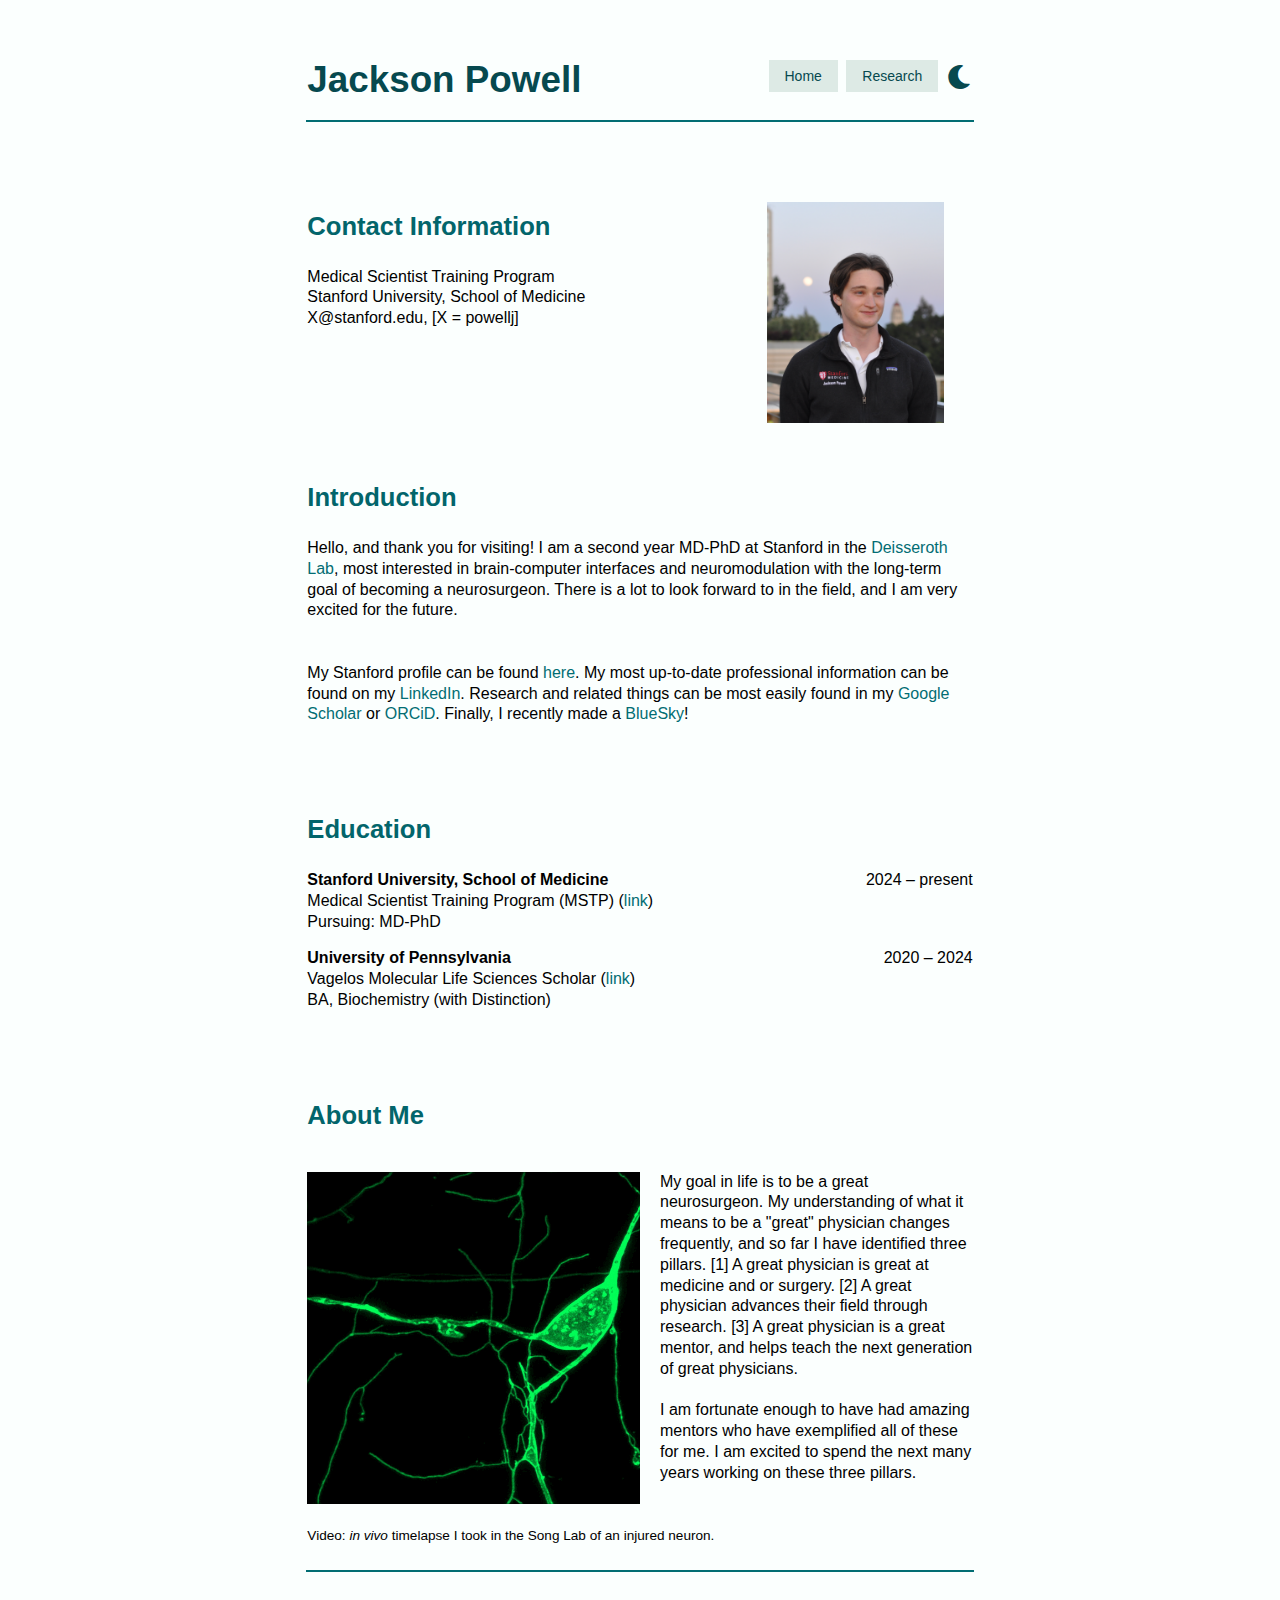
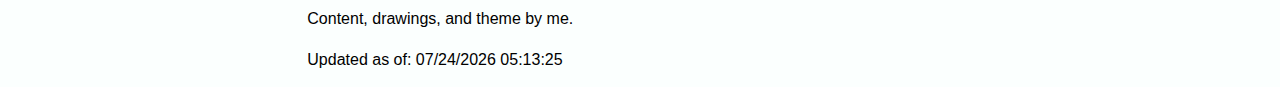
<file: index.html>
<!DOCTYPE html>
<html lang="en">
<head>
  <meta charset="utf-8" />
  <meta name="viewport" content="width=device-width, initial-scale=1" />
  <meta name="google-site-verification" content="gNXAtAbnqks_nyrf6sbN5Ev-ksXTiUeZJ7MlcFhuWR4" />
  <title>Jackson Powell</title>

  <!-- Structure first, then color theme -->
  <link rel="stylesheet" href="jacksonstyle_structure.css" />
  <link rel="stylesheet" href="jacksonstyle_blue.css?v=2" />
  <link rel="stylesheet" href="mobile-overrides.css?v=7" />


  <link rel="icon" type="image/png" href="/images/icon/favicon-96x96.png" sizes="96x96" />
  <link rel="icon" type="image/svg+xml" href="/images/icon/favicon.svg" />
  <link rel="shortcut icon" href="/images/icon/favicon.ico" />
  <link rel="shortcut icon" href="favicon.ico" />
  <link rel="apple-touch-icon" sizes="180x180" href="/images/icon/apple-touch-icon.png" />
  <meta name="apple-mobile-web-app-title" content="JacksonPowell" />
  <link rel="manifest" href="/images/icon/site.webmanifest" />

  <script type="application/ld+json">
  {
    "@context": "https://schema.org",
    "@type": "Person",
    "name": "Jackson Powell",
    "image": "https://powellj24.github.io/images/jacksonpfpv2.png",
    "url": "https://powellj24.github.io/",
    "affiliation": {
      "@type": "CollegeOrUniversity",
      "name": "Stanford University"
    },
    "knowsAbout": ["Brain-computer interfaces", "Neuromodulation", "Neurosurgery", "Autism"],
    "alumniOf": "University of Pennsylvania",
    "sameAs": [
      "https://profiles.stanford.edu/jacksonpowell",
      "https://www.linkedin.com/in/jackson-powell-a6a20530b/",
      "https://scholar.google.com/citations?user=H215bOEAAAAJ",
      "https://orcid.org/0000-0003-4302-1306",
      "https://dlab.stanford.edu/people/jackson-powell",
      "https://www.research.chop.edu/people/jackson-powell"
    ]
  }
  </script>

  <!-- Icons -->
  <link rel="stylesheet" href="https://use.fontawesome.com/releases/v5.0.7/css/all.css" />

  <!-- Theme toggle (persists across pages) -->
  <script src="toggle_dark.js" defer></script>

  <meta property="og:image" content="https://powellj24.github.io/images/jacksonpfpv2.png" />
  <meta property="og:type" content="profile" />
  <meta property="og:title" content="Jackson Powell" />
  <meta property="og:description" content="MD-PhD student at Stanford interested in brain-computer interfaces and neuromodulation." />

  <meta name="robots" content="max-image-preview:large">

  <meta name="twitter:card" content="summary" />
  <meta name="twitter:image" content="https://powellj24.github.io/images/jacksonpfpv2.png" />

  <!-- In <head> of index.html -->
  <meta name="description" content="Jackson Powell is an MD-PhD student at Stanford in the Deisseroth lab focused on brain-computer interfaces, neuromodulation, and neurosurgery." />


</head>
<body>
  <div>
    <p><br /></p>

    <p class="type1">
      <span class="bigname"><b>Jackson Powell </b></span>

      <span style="float:right;">
        <a href="https://powellj24.github.io/"><button class="button" type="button">Home</button></a>
        <a href="research.html"><button class="button" type="button">Research</button></a>
        <i id="theme-btn" class="fas fa-moon" style="margin:7px 2px;"></i>
      </span>
    </p>

    <hr width="94%" size="2" color="#026d73" noshade />

    <p><br /><br /></p>

    <p>
      <img src="images/jacksonpfpv2.png" alt="jacksonpfpv2" style="float:right;width:25%;height:auto" hspace="50" />
    </p>

    <h2 id="contact-information">Contact Information</h2>

    <p class="type2" data-nosnippet>
      Medical Scientist Training Program
      <br />Stanford University, School of Medicine
      <br />X@stanford.edu, [X = powellj]
      <br />
    </p>

    <p><br /><br /></p>
    <p><br /><br /></p>

    <h2 id="introduction">Introduction</h2>

    <p class="type1">
      Hello, and thank you for visiting! I am a second year MD-PhD at Stanford in the
      <a href="https://dlab.stanford.edu/" target="_blank">Deisseroth Lab</a>, most interested in
      brain-computer interfaces and neuromodulation with the long-term goal of becoming a neurosurgeon. There
      is a lot to look forward to in the field, and I am very excited for the future.
      <br /><br /><br />
      My Stanford profile can be found
      <a href="https://profiles.stanford.edu/347043" target="_blank">here</a>. My most up-to-date professional
      information can be found on my
      <a href="https://www.linkedin.com/in/jackson-powell-a6a20530b/" target="_blank">LinkedIn</a>. Research and
      related things can be most easily found in my
      <a href="https://scholar.google.com/citations?user=H215bOEAAAAJ&hl=en" target="_blank">Google Scholar</a>
      or <a href="https://orcid.org/0000-0003-4302-1306" target="_blank">ORCiD</a>. Finally, I recently made a
      <a href="https://bsky.app/profile/powellj.bsky.social" target="_blank">BlueSky</a>!
    </p>

    <p><br /><br /></p>

    <h2 id="education">Education</h2>

    <p class="type1" style="text-align:left;">
      <b>Stanford University, School of Medicine</b>
      <span style="float:right;">2024 – present</span>
      <br />Medical Scientist Training Program (MSTP)
      (<a class="light-mode" href="https://med.stanford.edu/mstp.html" target="_blank">link</a>)
      <br />Pursuing: MD-PhD
    </p>

    <p class="type1" style="text-align:left;">
      <b>University of Pennsylvania</b>
      <span style="float:right;">2020 – 2024</span>
      <br />Vagelos Molecular Life Sciences Scholar
      (<a class="light-mode" href="https://vagelosmls.sas.upenn.edu/" target="_blank">link</a>)<br />
      BA, Biochemistry (with Distinction)
    </p>

    <p><br /><br /></p>

    <h2 id="brief-personal-statement">About Me</h2>

    <p class="type3">
      <img class="leftinlineimg" src="images/neuron-loop.gif" alt="neuron-gif" style="padding-right:20px;" />
      My goal in life is to be a great neurosurgeon. My understanding of what it means to be a "great"
      physician changes frequently, and so far I have identified three pillars. [1] A great physician is great
      at medicine and or surgery. [2] A great physician advances their field through research. [3] A great
      physician is a great mentor, and helps teach the next generation of great physicians.
      <br /><br />
      I am fortunate enough to have had amazing mentors who have exemplified all of these for me. I am excited
      to spend the next many years working on these three pillars.
      <br /><br /><br />
      <span style="font-size: 0.85em;">
        Video: <em>in vivo</em> timelapse I took in the Song Lab of an injured neuron.
      </span>
    </p>

    <hr width="94%" size="2" color="#026d73" noshade />

    <p class="type1">
      <br />Content, drawings, and theme by me.           
      <br />
      <br />Updated as of: <span id="demo"></span>
    </p>
  </div>

  <script>
    // keep your "last updated" helper
    (function updateFunction() {
      var x = document.lastModified;
      document.getElementById("demo").textContent = x;
    })();
  </script>
</body>
</html>
</file>
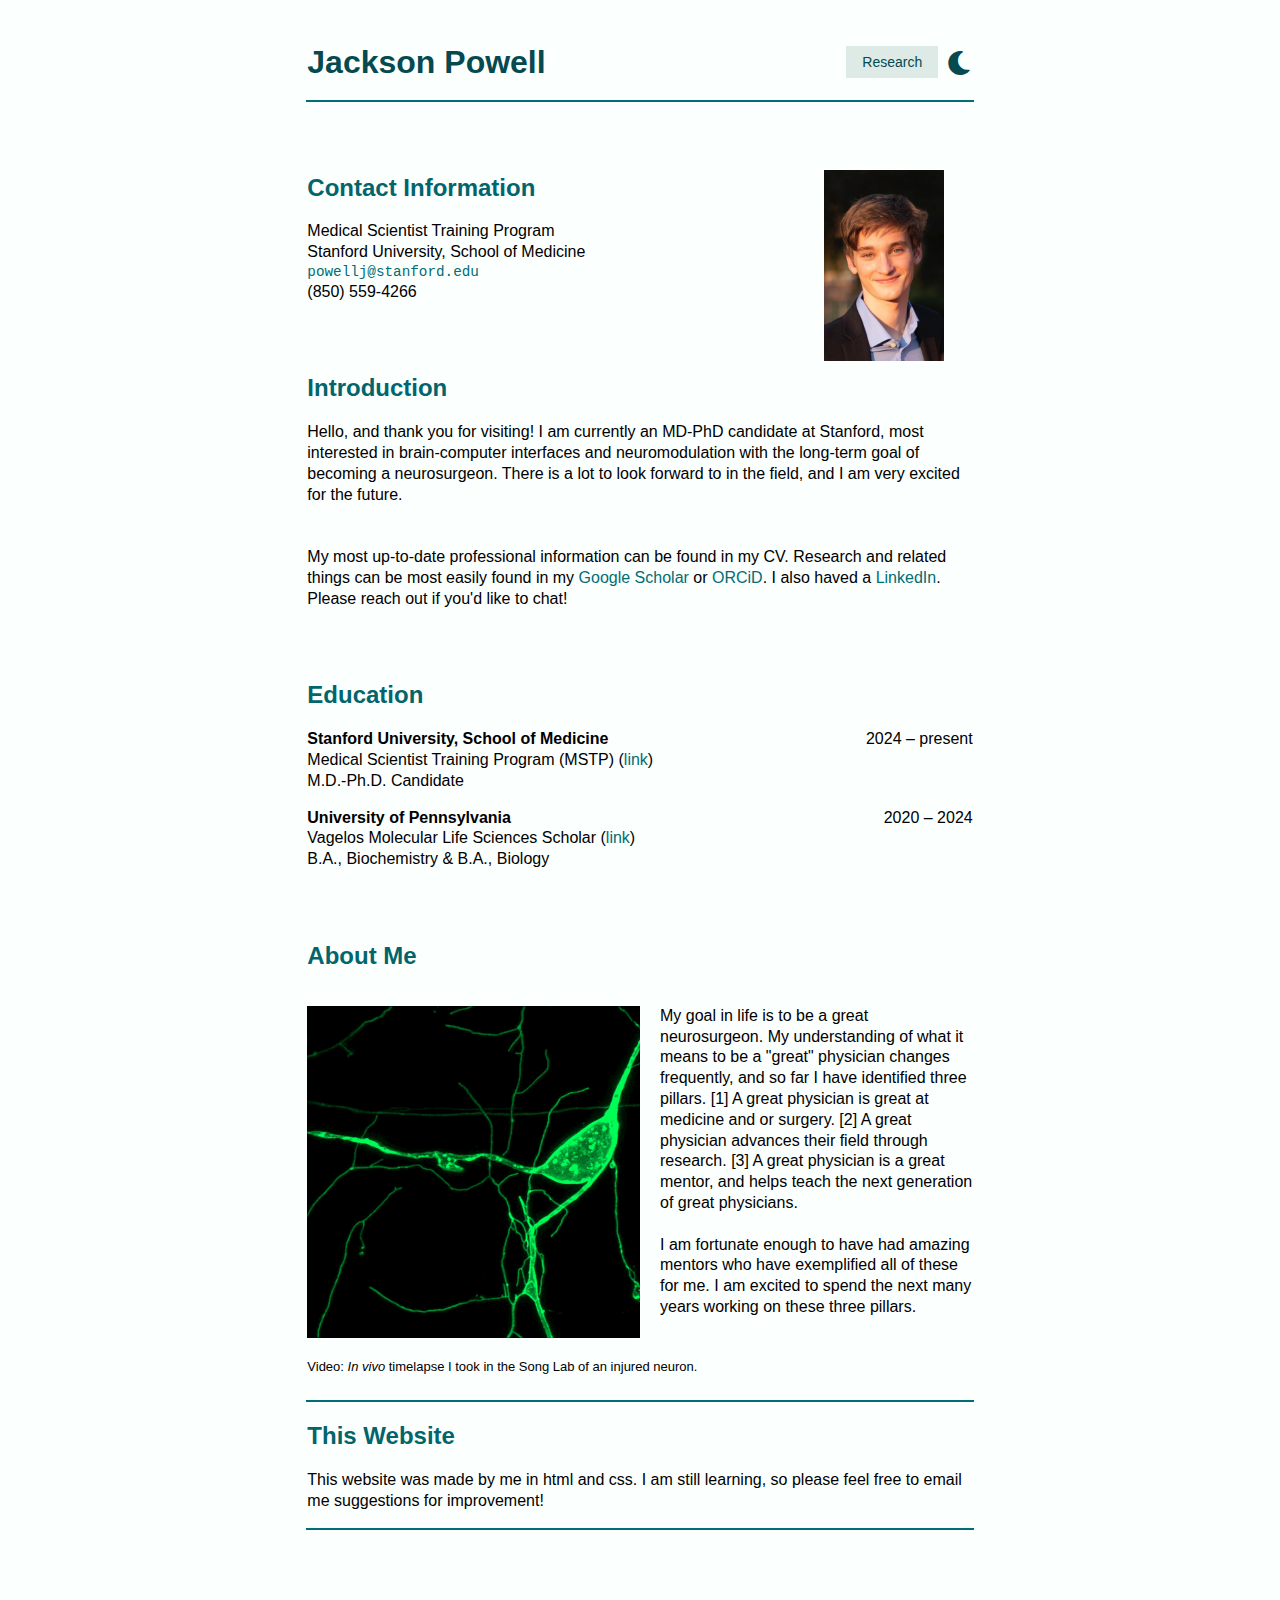
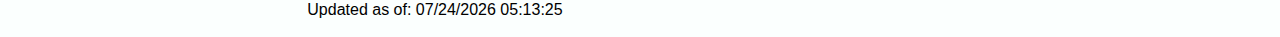
<file: main.html>
<div>
<link rel="stylesheet" href="jacksonstyle_structure.css">
<link rel="stylesheet" href="jacksonstyle_blue.css">
<link rel="stylesheet" href="https://use.fontawesome.com/releases/v5.0.7/css/all.css">

<p>
    <br>
</p>

<p class="type1">
<span class="bigname"><b>Jackson Powell </b></span>

    <span style="float:right;">
    <a href = "research.html" > <button class="button", type="button">Research</button> </a>
    
    <i style="margin: 7px 2px;" id="theme-btn" class="fas fa-moon" style='font-size:16px'></i>


    </span>
    
</p>

<!-- Idea from: -->
<!-- https://opensource.com/article/22/9/dark-theme-website -->
<script> 
    const themeBtn = document.getElementById("theme-btn");
    const darkTheme = document.querySelectorAll(".dark-theme");
    themeBtn.onclick = () => {
      themeBtn.classList.toggle("fa-sun");
      if (themeBtn.classList.contains("fa-sun")) {
        document.body.classList.add("changeTheme");
        for (const theme of darkTheme) {
        }
      } else {
        document.body.classList.remove("changeTheme");
        for (const theme of darkTheme) {
        }
      }
    }
  </script>

<p></p>


<hr width="94%" size="2" color=#026d73 noshade>


<script>
document
  .querySelector("#dark-mode-toggle")
  .addEventListener('click', () => {
     document.body.classList.toggle("latex-dark");
  });
</script>

<p>
    <br>
    <br>
</p>


<p>
    <img src="images/jacksonpfp.jpg" alt="jacksonpfp"   style="float:right;width: 17%;height: auto" hspace="50px">
</p>

<h2 id="contact-information">Contact Information</h3>

<p class="type2">
Medical Scientist Training Program
<br>  Stanford University, School of Medicine
<br> <a href="mailto:powellj@stanford.edu"><code><span style="font-size:110%">powellj@stanford.edu</span></code></a> 
<br> (850) 559-4266
<br> 
</p>

<p>
    <br>
    <br>
</p>

<h2 id="introduction">Introduction</h3>

<p class="type1">
Hello, and thank you for visiting! I am currently an MD-PhD candidate at Stanford, most interested in 
brain-computer interfaces and neuromodulation with the long-term goal of becoming a neurosurgeon. There
is a lot to look forward to in the field, and I am very excited for the future. 
<br> 
<br>
<br> My most up-to-date professional information can be found in my 
CV. Research and related things can be most easily found in my <a href="https://scholar.google.com/citations?user=H215bOEAAAAJ&hl=en">Google Scholar</a>
 or <a class="light-mode", href="https://orcid.org/0000-0003-4302-1306">ORCiD</a>. 
 I also haved a <a class="light-mode", href="https://www.linkedin.com/in/jackson-powell-a6a20530b/">LinkedIn</a>. Please reach out if you'd like to chat!
</p>


<p>
    <br>
    <br>
</p>



<h2 id="education">Education</h2>

    <p class="type1", style="text-align:left;">

    <b> Stanford University, School of Medicine </b>
    <span style="float:right;"> 2024 – present </span>

<br> Medical Scientist Training Program (MSTP) (<a class="light-mode", href="https://med.stanford.edu/mstp.html">link</a>) 
<br> M.D.-Ph.D. Candidate
</p>


<p class="type1", style="text-align:left;">
    <b> University of Pennsylvania </b>
    <span style="float:right;"> 2020 – 2024 </span>
<br>Vagelos Molecular Life Sciences Scholar (<a class="light-mode", href="https://vagelosmls.sas.upenn.edu/">link</a>)<br/>
B.A., Biochemistry &amp; B.A., Biology 

<p>
    <br>
    <br>
</p>

<h2 id="brief-personal-statement">About Me</h3>

<p class="type3">

<img class="leftinlineimg" src="images/neuron-loop.gif" alt="neuron-gif" style="padding-right:20px;">

My goal in life is to be a great neurosurgeon. My understanding of what it means to be a "great"
physician changes frequently, and so far I have identified three  pillars. [1] A great
physician is great at medicine and or surgery. [2] A great physician advances their field
through research. [3] A great physician is a great mentor, and helps teach the next generation 
of great physicians.
<br>
<br> I am fortunate enough to have had amazing mentors who have exemplified all of these for me. 
I am excited to spend the next many years working on these three pillars. 
 
<br>
<br>
<br>
<font size="2"> 
Video: <em>In vivo</em> timelapse I took in the Song Lab of an injured neuron. 
</font>
</p>

    
    
<hr width="94%" size="2" color=#026d73 noshade>

<h2 id="this-website">This Website</h3>

<p class="type1">
This website was made by me in html and css. I am still learning, so please feel free to email me suggestions for improvement! 
</p>



<hr width="94%" size="2" color=#026d73 noshade>

<p>
    <br>
</p>

<p class="type1">

    <body onload="updateFunction()">
        <br>Updated as of: <span id="demo"></span>
        
        <script>
          function updateFunction() {
            var x = document.lastModified;
            document.getElementById("demo").innerHTML = x;
          }
        </script>
    
    </p>

</div>
</file>
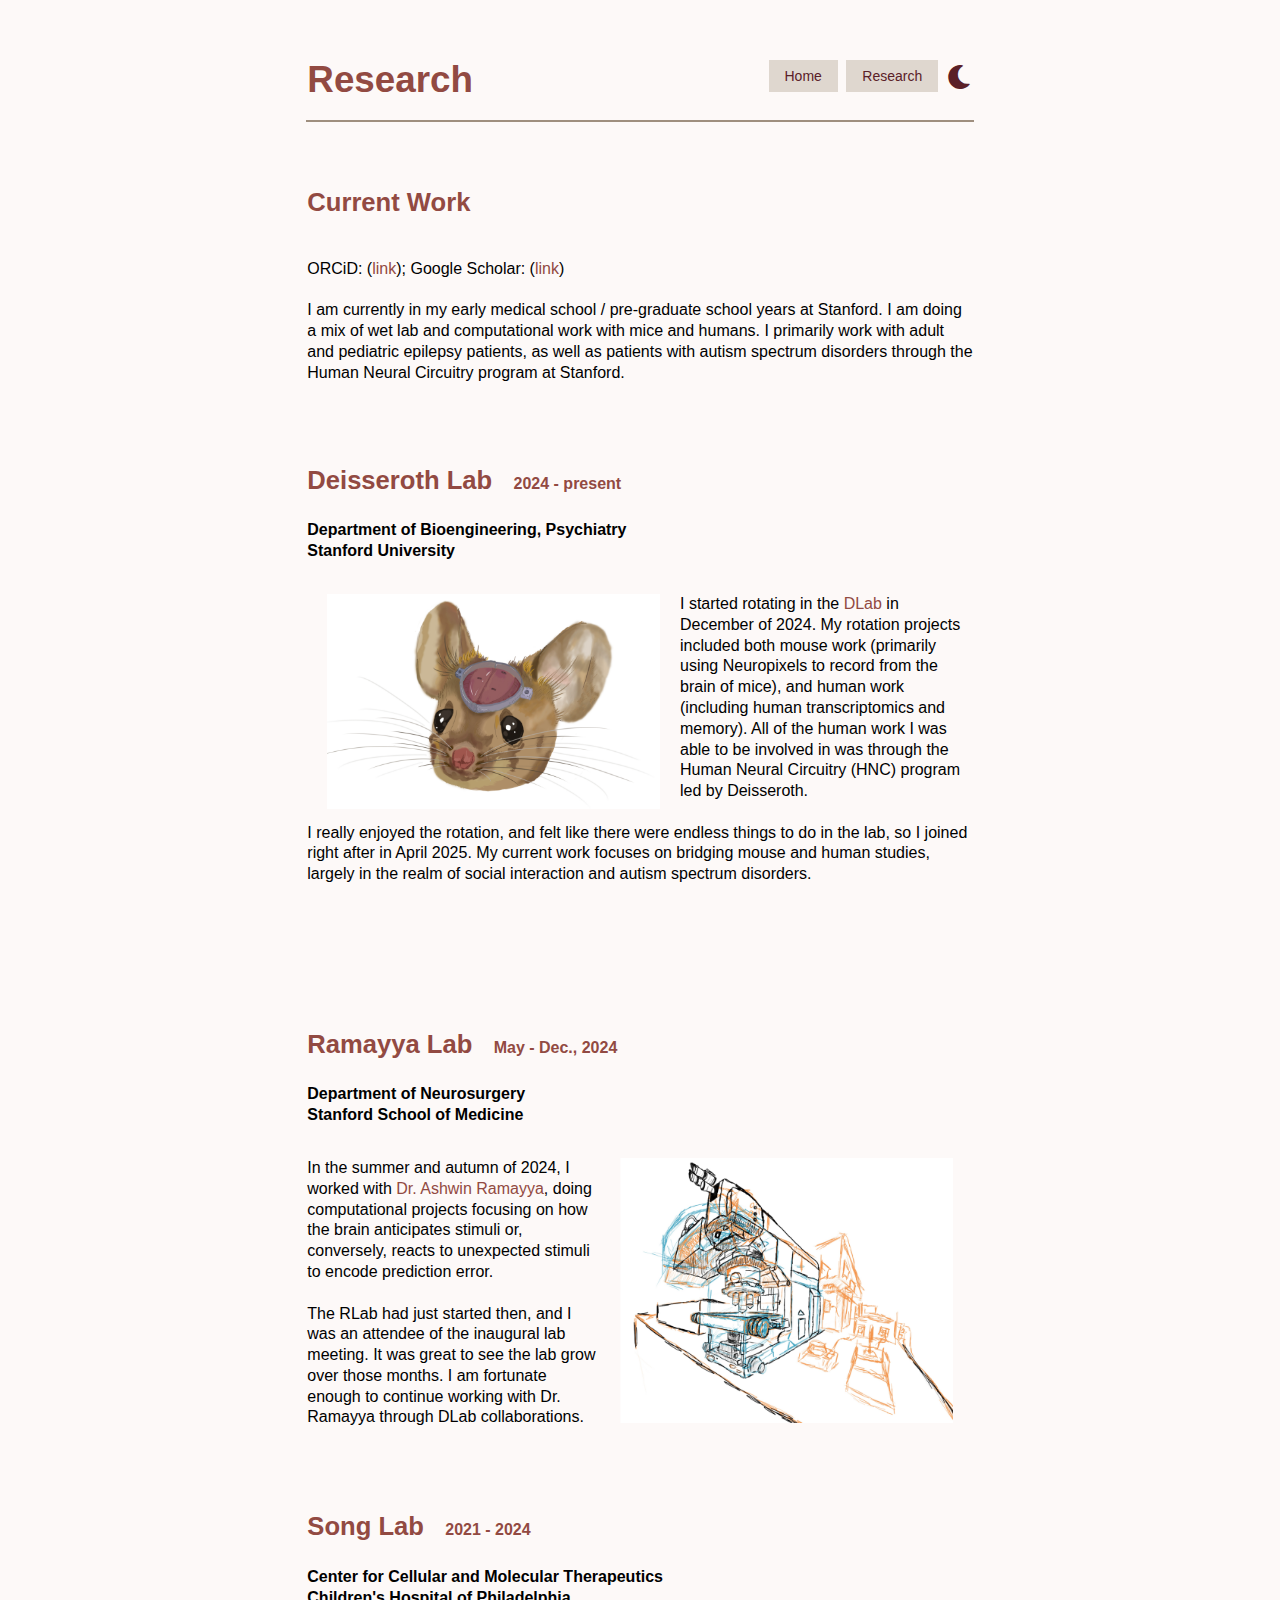
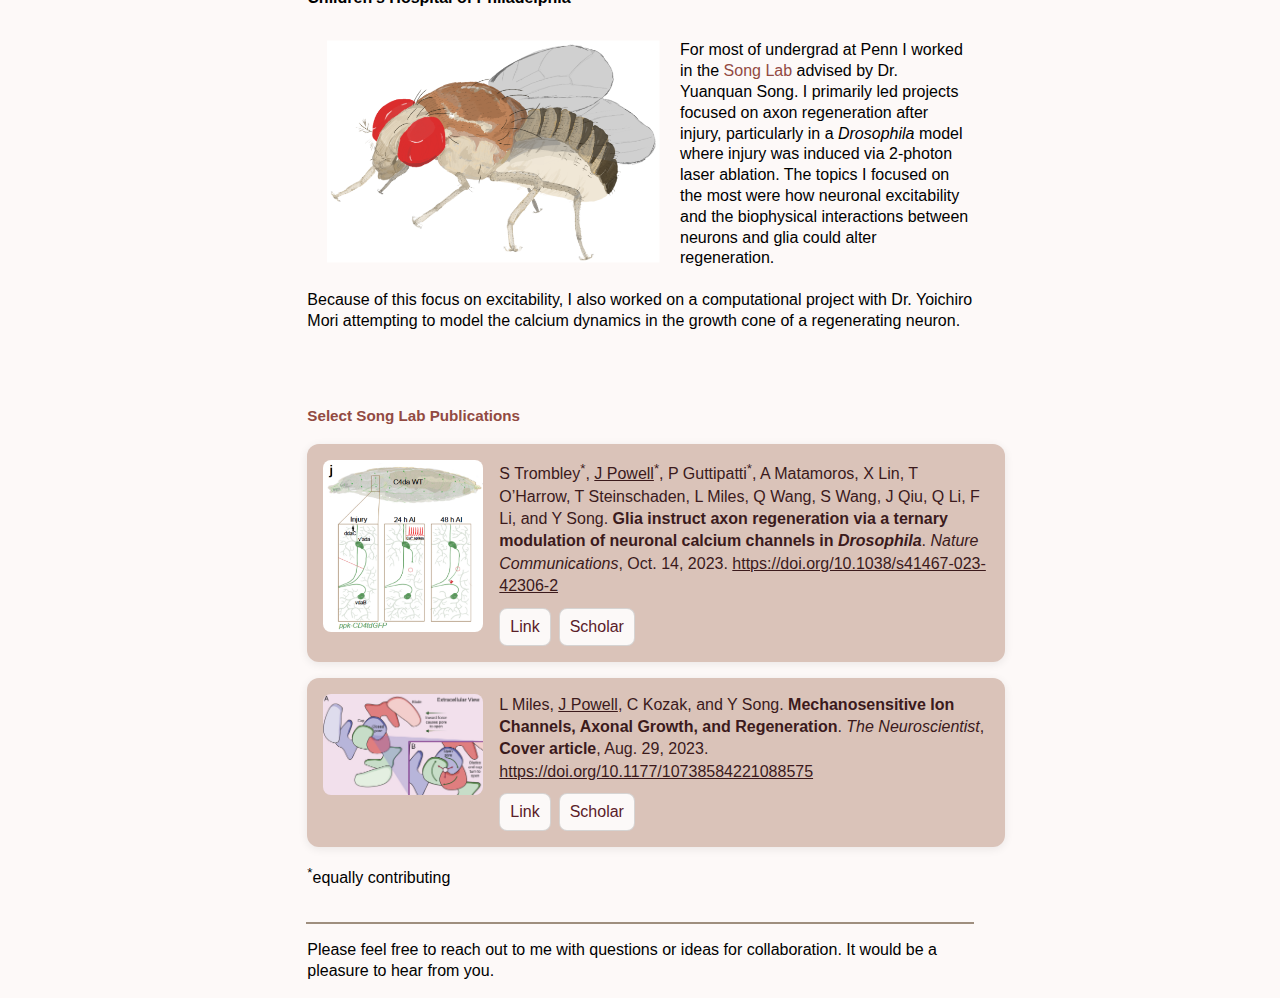
<file: research.html>
<!DOCTYPE html>
<html lang="en">
<head>
  <meta charset="utf-8" />
  <meta name="viewport" content="width=device-width, initial-scale=1" />
  <title>Research — Jackson Powell</title>

  <link rel="stylesheet" href="jacksonstyle_structure.css" />
  <link rel="stylesheet" href="jacksonstyle_red.css?v=2" />
  <link rel="stylesheet" href="https://use.fontawesome.com/releases/v5.0.7/css/all.css" />
  <link rel="stylesheet" href="mobile-overrides.css?v=7" />


  <meta name="description" content="Jackson Powell is in the Deisseroth lab researching autism spectrum disorders, memory, and social interaction." />

  <script src="toggle_dark.js" defer></script>
</head>
<body>
  <div class="resume">
    <p><br /></p>

    <p class="type1">
      <span class="bigname"><b><a href="https://powellj24.github.io/" style="text-decoration:none">Research</a></b></span>

      <span style="float:right;">
        <a href="https://powellj24.github.io/"><button class="button" type="button">Home</button></a>
        <a href="research.html"><button class="button" type="button">Research</button></a>
        <i id="theme-btn" class="fas fa-moon" style="margin:7px 2px;"></i>
      </span>
    </p>

    <hr width="94%" size="2" color="#9f8f7f" noshade />

    <p><br /></p>

    <h2 id="current-work">Current Work</h2>
    
    <p class="type3">
      ORCiD: (<span style="color: stanred"><a href="https://orcid.org/0000-0003-4302-1306" target="_blank">link</a></span>);
      Google Scholar: (<span style="color: stanred"><a href="https://scholar.google.com/citations?user=H215bOEAAAAJ&amp;hl=en" target="_blank">link</a></span>)
      <br /><br />
      I am currently in my early medical school / pre-graduate school years at Stanford. I am doing a mix of
      wet lab and computational work with mice and humans. I primarily work with adult and pediatric epilepsy patients, 
      as well as patients with autism spectrum disorders through the Human Neural Circuitry program at Stanford. 
      <br />
    </p>

    <p><br /></p>

    <h2 id="Deisseroth-Lab">Deisseroth Lab &nbsp;&nbsp;<font size="3">2024 - present</font></h2>

    <p class="type2">
      <b>Department of Bioengineering, Psychiatry</b>
      <br /><b>Stanford University</b>
    </p>

    <p class="type3">
      <img class="leftinlineimg" src="images/mouse_brain_window2.jpg" alt="mouse_drawing" style="padding-right:20px;padding-left:20px" />
      I started rotating in the
      <a href="https://web.stanford.edu/group/dlab/index.html" target="_blank">DLab</a> in December of 2024. My rotation projects
      included both mouse work (primarily using Neuropixels to record from the brain of mice), and human 
      work (including human transcriptomics and memory). All of the human work I was able to 
      be involved in was through the Human Neural Circuitry (HNC) program led by Deisseroth. 
      <br />
      <br /> I really enjoyed the rotation, and felt like there were endless things to do in the lab, 
      so I joined right after in April 2025. My current work focuses on bridging mouse and human studies, 
      largely in the realm of social interaction and autism spectrum disorders. 
      <br /><br /><br />
      <!-- <span style="font-size:0.85em;">Mouse with headbar doodle by me.</span> -->
      <br />
    </p>

    <p><br /></p>

    <h2 id="Ramayya-Lab">Ramayya Lab &nbsp;&nbsp;<font size="3">May - Dec., 2024</font></h2>

    <p class="type2">
      <b>Department of Neurosurgery</b>
      <br /><b>Stanford School of Medicine</b>
    </p>

    <p class="type3">
      <img class="rightinlineimg" src="images/conf_drawing.png" alt="conf_drawing" style="padding-right:20px;padding-left:20px" />
      In the summer and autumn of 2024, I worked with
      <a href="https://med.stanford.edu/profiles/ashwin-ramayya" target="_blank">Dr. Ashwin Ramayya</a>, doing computational projects
      focusing on how the brain anticipates stimuli or, conversely, reacts to unexpected stimuli to encode prediction error.
      <br /><br />The RLab had just started then, and I was an attendee of the inaugural lab meeting. 
      It was great to see the lab grow over those months. I am fortunate enough to continue working with Dr. Ramayya through
      DLab collaborations. 
      <br /><br /><br />
      <!-- <span style="display:block; text-align:right; font-size:0.85em;">Confocal doodle by me.</span> -->
    </p>

    <h2 id="song-lab">Song Lab &nbsp;&nbsp;<font size="3">2021 - 2024</font></h2>

    <p class="type2">
      <b>Center for Cellular and Molecular Therapeutics</b>
      <br /><b>Children's Hospital of Philadelphia</b>
    </p>

    <p class="type3">
      <img class="leftinlineimg" src="images/fly_drawing.png" alt="fly_drawing" style="padding-right:20px;padding-left:20px" />
      For most of undergrad at Penn I worked in the
      <a href="https://www.med.upenn.edu/song-lab/" target="_blank">Song Lab</a> advised by Dr. Yuanquan Song</a>. I primarily led
      projects focused on axon regeneration after injury, particularly in a <i>Drosophila</i> model where injury was induced
      via 2-photon laser ablation. The topics I focused on the most were how neuronal excitability and the biophysical interactions
      between neurons and glia could alter regeneration. 
      <br />
      <br /> Because of this focus on excitability, I also worked on a computational project with Dr. Yoichiro Mori attempting to 
      model the calcium dynamics in the growth cone of a regenerating neuron. 
      <br /><br /><br />
      <!-- <span style="font-size:0.85em;">Fly doodle by me.</span> -->
    </p>

    <section id="publications">
      <p class="type1">
      <h3>Select Song Lab Publications</h3>
      </p>
      <div class="pub-grid">
        <!-- Publication card -->
        <article class="pub-card">
          <a class="pub-thumb" href="https://doi.org/10.1038/s41467-023-42306-2" target="_blank" aria-label="Open paper">
            <img src="images/pubs/thumbnail-natcomms.png" alt="Thumbnail for thumbnail-natcomms">
          </a>
          <div class="pub-meta">
            <p class="pub-citation">
              S Trombley<sup>*</sup>, <u>J Powell</u><sup>*</sup>, P Guttipatti<sup>*</sup>, A Matamoros, X Lin, T O’Harrow,  
              T Steinschaden, L Miles, Q Wang, S Wang, J Qiu, Q Li, F Li, and Y Song.  
              <b>Glia instruct axon regeneration via a ternary modulation of neuronal calcium channels in <em>Drosophila</em></b>.  
              <em>Nature Communications</em>, Oct. 14, 2023.  
              <a href="https://doi.org/10.1038/s41467-023-42306-2" target="_blank">https://doi.org/10.1038/s41467-023-42306-2</a>
            </p>

            <div class="pub-links">
              <a href="https://www.nature.com/articles/s41467-023-42306-2" target="_blank" class="pub-btn">Link</a>
              <a href="https://scholar.google.com/scholar?hl=en&q=Glia+instruct+axon+regeneration+via+a+ternary+modulation+of+neuronal+calcium+channels+in+Drosophila" target="_blank" class="pub-btn">Scholar</a>
            </div>
          </div>
        </article>

                <article class="pub-card">
          <a class="pub-thumb" href="https://doi.org/10.1177/10738584221088575" target="_blank" aria-label="Open paper">
            <img src="images/pubs/thumbnail-neuroscientist.png" alt="Thumbnail for thumbnail-neuroscientist">
          </a>
          <div class="pub-meta">
            <p class="pub-citation">
              L Miles, <u>J Powell</u>, C Kozak, and Y Song. <b>Mechanosensitive Ion Channels, Axonal
              Growth, and Regeneration</b>. <em>The Neuroscientist</em>, <b>Cover article</b>, Aug. 29, 2023.
              <a href="https://doi.org/10.1177/10738584221088575" target="_blank">https://doi.org/10.1177/10738584221088575</a>
            </p>

            <div class="pub-links">
              <a href="https://journals.sagepub.com/doi/10.1177/10738584221088575" target="_blank" class="pub-btn">Link</a>
              <a href="https://scholar.google.com/scholar?hl=en&as_sdt=0%2C5&q=Mechanosensitive+Ion+Channels%2C+Axonal+Growth%2C+and+Regeneration&btnG=" target="_blank" class="pub-btn">Scholar</a>
            </div>
          </div>
        </article>
      </div>

      <p class="pub-footnote"><sup>*</sup>equally contributing</p>
    </section>

    <!-- <h2 id="Miscellaneous">Miscellaneous &nbsp;&nbsp;<font size="3"></font></h2> -->


    
    


    <hr width="94%" size="2" color="#9f8f7f" noshade />

    <p class="type1">
      Please feel free to reach out to me with questions or ideas for collaboration. It would be a pleasure to hear from you.
    </p>
  </div>
</body>

</html>
</file>
<file: jacksonstyle_structure.css>
body {
    font-family: Helvetica, Arial, sans-serif;
    }

  .bigname {
    font-size: 200%; 
  }
  
  h1 {
    margin-left: 3%;
    margin-right: 3%;
  }

  h2 {
    margin-left: 3%;
    margin-right: 3%;
  }

  h3 {
    margin-left: 0%;
    margin-right: 0%;
  }

  p.type1 {
    line-height: 1.3;
    margin-left: 3%;
    margin-right: 3%;
  }

  p.type2 {
    line-height: 1.3;
    margin-left: 3%;
    margin-right: 25%;
  }

  p.type3 {
    line-height: 1.3;
    margin-left: 3%;
    margin-right: 3%;
    display: inline-block; 
  }

  div {
    margin-left: 22%;
    margin-right: 22%;
  }

  a:link {
    background-color: transparent;
    text-decoration: none;
  }

  a:hover {
    background-color: transparent;
    text-decoration: underline;
  }

 /* Toggle Dark Theme */

 .button {
  padding: 8px 16px;
  text-align: center;
  text-decoration: none;
  display: inline-block;
  font-size: 14px;
  margin: 4px 2px;
  cursor: pointer;
  border-radius: 0px; /* to set curve */
  vertical-align: bottom;
}

.button:hover {
  transition: 0.7s;
}

#theme-btn {
  font-size: 1.5rem;
  cursor: pointer;
}

.changeTheme {

  #theme-btn {
    font-size: 1.5rem;
    cursor: pointer;
  }
}

/* Images */

.center {
  display: block;
  margin-left: auto;
  margin-right: auto;
  width: 50%;
  text-align: center;
}

.left-align {
  display: block;
  text-align: left;
  width: 100%; 
}

/* https://stackoverflow.com/questions/22592064/how-to-align-text-below-an-image-in-css */

img.leftinlineimg {
  width: 50%;
  height: auto;
  float:left; 
}

img.rightinlineimg {
  width: 50%;
  height: auto;
  float:right; 
}


/* Tables */

.table1 {
  width: 94%; 
  margin-left: 3%; 
  margin-right: 3%; 
  text-align: left;
}




/* Publications layout */
/* %%%%%%%%%%%%%%%%%%%%%%%%%%%%%%%%%%%%%%%%%%%% */
/* Publications layout — full-width like the text above */
/* ==== Publications: theme-aware variables ==== */
:root {
  /* Light mode */
  --pub-bg: #dac3b9;                 /* your box color */
  --pub-text: #3b1a1c;               /* dark text on light box */
  --pub-shadow: rgba(0,0,0,.08);
  --pub-btn-bg: rgba(255,255,255,.9);
  --pub-btn-text: #5a2028;
  --pub-btn-border: rgba(0,0,0,.15);
}

.changeTheme {
  /* Dark mode */
  --pub-bg: #5a4347;                 /* slightly deeper so it reads on dark page */
  --pub-text: #fff3f1;               /* light text on pink box */
  --pub-shadow: rgba(0,0,0,.45);
  --pub-btn-bg: rgba(255,255,255,.12);
  --pub-btn-text: #e6dfdc;
  --pub-btn-border: rgba(255,255,255,.25);
}

/* ==== Publications layout (theme-aware) ==== */
/* Make section align with the main text column and neutralize the global div margins */
#publications { width: 94%; margin: 0 3% 2rem 3%; }
#publications div { margin-left: 0 !important; margin-right: 0 !important; background: transparent; }

/* One full-width card per row */
#publications .pub-grid { display: grid; grid-template-columns: 1fr; row-gap: 16px; }

#publications .pub-card {
  width: 100%;
  display: grid;
  grid-template-columns: 160px 1fr;
  gap: 16px;
  align-items: start;
  background: var(--pub-bg);
  color: var(--pub-text);
  border-radius: 12px;
  padding: 16px;
  box-shadow: 0 2px 10px var(--pub-shadow);
}

/* ensure children don’t pick up site-wide backgrounds, widths, etc. */
#publications .pub-card *,
#publications .pub-card *::before,
#publications .pub-card *::after { box-sizing: border-box; background: transparent; }

#publications .pub-thumb {
  display: block;
  border-radius: 8px;
  overflow: hidden;
  width: 100%; /* Optional: defines thumbnail width in grid */
  max-width: 160px;
}

#publications .pub-thumb img {
  width: 100%;
  height: 100%;
  object-fit: cover;
  display: block;
}

#publications .pub-meta { display:flex; flex-direction:column; gap:10px; }
#publications .pub-citation { margin:0; line-height:1.4; color: inherit; }
#publications .pub-citation a { color: inherit; text-decoration: underline; }

/* Buttons that adapt to theme */
#publications .pub-links { display:flex; flex-wrap:wrap; gap:8px; }
#publications .pub-btn {
  display:inline-block;
  padding:6px 10px;
  border-radius:8px;
  text-decoration:none;
  border:1px solid var(--pub-btn-border);
  background: var(--pub-btn-bg);
  color: var(--pub-btn-text);
  transition: transform .05s ease, background .2s ease, color .2s ease, border-color .2s ease;
}
#publications .pub-btn:hover {
  transform: translateY(-1px);
  background: rgba(255,255,255,.98);
  color: #5a2028;
  border-color: rgba(0,0,0,.2);
}
.changeTheme #publications .pub-btn:hover {
  background: rgba(255,255,255,.18);
  color: #fff3f1;
  border-color: rgba(255,255,255,.35);
}

/* One full-width card per row */
#publications .pub-grid { display: grid; grid-template-columns: 1fr; row-gap: 16px; }

@media (max-width: 640px) {
  #publications .pub-card { grid-template-columns: 1fr; }
  #publications .pub-thumb { height: 220px; }   /* sensible cap for phones */
}
</file>
<file: jacksonstyle_blue.css>
/* colors = ["#cec5c1", "#9f8f7f", "#924a42", "#5a2028",
        "#a4b9b1", "#4ea7a6", "#026d73", "#06494f"]; */

body {
    background-color: #fbfffe;
    }

  .bigname {
    color: #06494f; 
  }
  
  h1 {
    color: #05383c;
  }

  h2 {
    color: #02656b;
  }

  h3 {
    color: #02656b;
  }

  div {
    /* border: 3px solid #4ea7a6; */
    /* background-color: #f8f3ee; */
    background-color: #fbfffe;
  }

  a:link {
    color: #428f8e;
  }

  a:hover {
    color: #924a42;
  }

  a:visited {
    color: #924a42;
  }

 /* Toggle Dark Theme */

 .button {
  background-color: #ddeae5;
  border: 0px solid #06494f;
  color: #06494f;
}

.button:hover {
  background-color:#e1aaa4;
  color: #5a2028;
}


#theme-btn {
  color: #06494f;
}


#theme-btn:hover {
  color: #5a2028;
}
.changeTheme {
  background: #24262c;
  color: #c8d5d0;
}
.changeTheme .bigname { color: #a4b9b1; }
.changeTheme h1 { color: #a4b9b1; }
.changeTheme h2 { color: #4ea7a6; }
.changeTheme h3 { color: #4ea7a6; }
.changeTheme div { background-color: #24262c; }
.changeTheme #theme-btn { color: #4ea7a6; }

/* === Link color scheme for blue theme (index.html) — robust hover === */
a, a:link { 
  color: #026d73;               /* blue default */
  text-decoration: none; 
}
a:visited { 
  color: #924a42;               /* red when visited */
}
/* Place hover/focus AFTER visited so it wins on visited links too */
a:hover, a:focus, a:visited:hover, a:visited:focus { 
  color: #06494f;               /* darker blue on hover */
  text-decoration: underline; 
}


@media (prefers-color-scheme: dark) {
  a, a:link {
    color: #6ecfd4;  /* lighter cyan version for better contrast in dark mode */
  }
  a:visited {
    color: #f08080;  /* lighter red tone */
  }
}
</file>
<file: mobile-overrides.css>
/* ===== Mobile responsiveness overrides (light-mode safe) =====
   Drop this file in the same folder and link it AFTER your existing CSS files.

   <link rel="stylesheet" href="jacksonstyle_structure.css" />
   <link rel="stylesheet" href="jacksonstyle_blue.css" />  <!-- or red -->
   <link rel="stylesheet" href="mobile-overrides.css" />
*/

/* 1) Responsive typography */
.bigname { font-size: clamp(1.6rem, 5vw, 2.3rem); }
h1 { font-size: clamp(1.4rem, 4.2vw, 2rem); }
h2 { font-size: clamp(1.2rem, 3.6vw, 1.6rem); }
h3 { font-size: clamp(0.95rem, 0.95vw, 0.95rem); }
body { line-height: 1.5; }

/* 2) Container gutters — progressively narrower margins */
@media (max-width: 1200px) {
  body > div { margin-left: 12% !important; margin-right: 12% !important; }
}
@media (max-width: 900px) {
  body > div { margin-left: 8% !important; margin-right: 8% !important; }
}
@media (max-width: 680px) {
  body > div { margin-left: 4% !important; margin-right: 4% !important; }
}

/* 3) Paragraph widths — reduce right margin */
@media (max-width: 900px) {
  p.type2 { margin-right: 8% !important; }
}
@media (max-width: 680px) {
  p.type1, p.type2, p.type3 {
    margin-right: 4% !important;
    margin-left: 4% !important;
    display: block !important;
  }
  p.type3 { width: 100% !important; }
}

/* 4) Header/nav row — wrap nicely on mobile */
@media (max-width: 680px) {
  .type1 > span:last-child {
    float: none !important;
    display: flex !important;
    gap: 8px;
    flex-wrap: wrap;
    justify-content: flex-start;
    align-items: center;
    margin-top: 8px;
  }
  .button { padding: 12px 16px; font-size: 15px; }
  #theme-btn { margin-left: 4px; }
}

/* 5) Images — make full-width on small screens */
@media (max-width: 900px) {
  img.leftinlineimg, img.rightinlineimg {
    width: 100% !important;
    height: auto !important;
    float: none !important;
    margin: 0 0 1rem 0 !important;
  }
  img[style*="float:right"], img[style*='float: right'] {
    width: 100% !important;
    height: auto !important;
    float: none !important;
    margin: 0 0 1rem 0 !important;
  }
}

/* 6) Tables — scroll on overflow */
.table1 { overflow-x: auto; display: block; }

/* 7) Buttons/links — spacing when wrapping */
.button + .button { margin-left: 0; }
</file>
<file: jacksonstyle_red.css>
/* colors = ["#cec5c1", "#9f8f7f", "#924a42", "#5a2028",
        "#a4b9b1", "#4ea7a6", "#026d73", "#06494f"]; */

body {
    background-color: #fdf9f8;
    }

    .bigname {
    color: #5a2028; 
    }
    
    h1 {
    color: #5a2028;
    }

    h2 {
    color: #924a42;
    }

    h3 {
      color: #924a42;
      font-size: 0.1rem;       /* smaller text (default body size) */
      font-weight: 600;      /* optional: keep it boldish if desired */
      margin-top: 1rem;      /* optional: tighten spacing */
      margin-bottom: 1rem;
    }
    
    div {
    /* border: 3px solid #4ea7a6; */
    /* background-color: #f8f3ee; */
    background-color: #fdf9f8;
    }
/* 
    a:link {
    color: #428f8e;
    }

    a:hover {
    color: #924a42;
    }

    a:visited {
    color: #924a42;
    }
 */

    /* Toggle Dark Theme */

    .button {
    background-color: #dfd7cf;
    border: 0px solid #5a2028;
    color: #5a2028;
}

.button:hover {
    background-color:#a4b9b1;
    color: #06494f;
}

#theme-btn {
    color: #5a2028;
}

#theme-btn:hover {
    color: #06494f;
}


/* Table */

.table1 {
    color: black; 
}



.changeTheme {
  /* background: #1D1E22; */
  background: #302628;
  color: #e6dfdc;
}
.changeTheme .bigname { color: #dac3b9; }
.changeTheme h1 { color: #cec5c1; }
.changeTheme h2 { color: #cb9690; }
.changeTheme h3 { color: #cb9690; }
.changeTheme div { background-color: #302628; }
.changeTheme #theme-btn { color: #a36760; }
.changeTheme .table1 { color: #e6dfdc; }


/* === Link color scheme for red theme (research.html) — robust hover === */
a, a:link { 
  color: #924a42;               /* red default */
  text-decoration: none; 
}
a:visited { 
  color: #026d73;               /* blue when visited */
}
/* Place hover/focus AFTER visited so it wins on visited links too */
a:hover, a:focus, a:visited:hover, a:visited:focus { 
  color: #026d73;               /* darker red on hover */
  text-decoration: underline; 
}


@media (prefers-color-scheme: dark) {
  a, a:link {
    color: #6ecfd4;  /* lighter cyan version for better contrast in dark mode */
  }
  a:visited {
    color: #6ecfd4;;  /* lighter red tone */
  }
}
</file>
